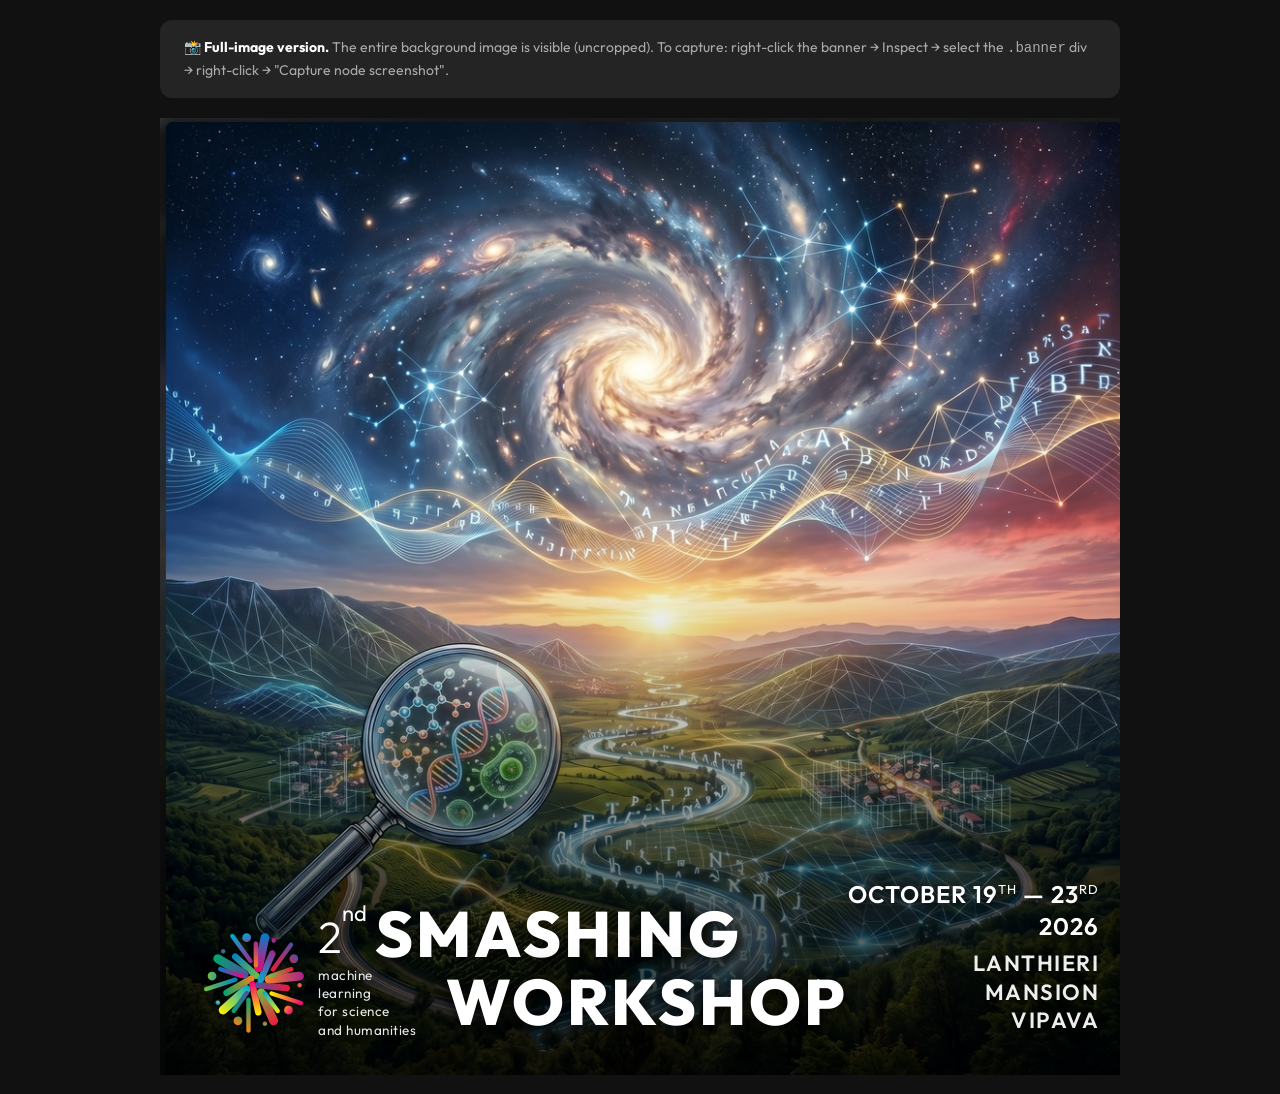
<file: banner-compose.html>
<!DOCTYPE html>
<html lang="en">
<head>
<meta charset="UTF-8">
<meta name="viewport" content="width=device-width, initial-scale=1.0">
<title>SMASHING Workshop Banner Composer — Full Image</title>
<link href="https://fonts.googleapis.com/css2?family=Outfit:wght@300;400;500;600;700;800;900&display=swap" rel="stylesheet">
<style>
  * { margin: 0; padding: 0; box-sizing: border-box; }
  
  body {
    background: #111;
    display: flex;
    flex-direction: column;
    align-items: center;
    justify-content: center;
    min-height: 100vh;
    font-family: 'Outfit', sans-serif;
    color: white;
    padding: 20px;
  }

  .instructions {
    max-width: 960px;
    margin-bottom: 20px;
    padding: 16px 24px;
    background: rgba(255,255,255,0.08);
    border-radius: 12px;
    font-size: 14px;
    color: #aaa;
    line-height: 1.6;
  }
  .instructions strong { color: #fff; }

  /* === BANNER CONTAINER — full image visible === */
  .banner {
    position: relative;
    width: 960px;
    /* Let the height be driven by the image's natural aspect ratio */
    overflow: hidden;
    background: #000;
  }

  /* Background image — full, uncropped */
  .banner-bg {
    display: block;
    width: 100%;
    height: auto;
  }

  /* Dark gradient overlay — only at the bottom to keep top clear */
  .banner-gradient {
    position: absolute;
    inset: 0;
    background: linear-gradient(
      to bottom,
      rgba(0,0,0,0.0) 0%,
      rgba(0,0,0,0.0) 45%,
      rgba(0,0,0,0.10) 55%,
      rgba(0,0,0,0.35) 70%,
      rgba(0,0,0,0.60) 85%,
      rgba(0,0,0,0.75) 100%
    );
    pointer-events: none;
  }

  /* === TEXT OVERLAY LAYOUT === */
  .banner-content {
    position: absolute;
    left: 0; right: 0; bottom: 0;
    display: flex;
    align-items: flex-end;
    justify-content: space-between;
    padding: 0 48px 36px 44px;
  }

  /* Left block: logo + edition + title + subtitle */
  .left-block {
    display: flex;
    align-items: flex-end;
    gap: 14px;
  }

  /* SMASH Logo */
  .smash-logo {
    width: 100px;
    height: 100px;
    flex-shrink: 0;
    margin-bottom: 6px;
    filter: drop-shadow(0 2px 8px rgba(0,0,0,0.5));
  }

  /* Title area */
  .title-area {
    display: flex;
    flex-direction: column;
  }

  .title-row {
    display: flex;
    align-items: baseline;
    gap: 8px;
    line-height: 1;
  }

  .edition {
    font-size: 44px;
    font-weight: 300;
    color: white;
    text-shadow: 0 2px 10px rgba(0,0,0,0.8), 0 0 25px rgba(0,0,0,0.5);
    position: relative;
    top: -4px;
  }
  .edition sup {
    font-size: 22px;
    font-weight: 400;
    position: relative;
    top: -16px;
  }

  .main-title {
    font-size: 64px;
    font-weight: 800;
    color: white;
    letter-spacing: 3px;
    text-shadow: 0 3px 12px rgba(0,0,0,0.8), 0 0 35px rgba(0,0,0,0.5);
    line-height: 1;
    text-transform: uppercase;
  }

  .main-title-line2 {
    font-size: 64px;
    font-weight: 800;
    color: white;
    letter-spacing: 3px;
    text-shadow: 0 3px 12px rgba(0,0,0,0.8), 0 0 35px rgba(0,0,0,0.5);
    line-height: 1;
    text-transform: uppercase;
    margin-top: 4px;
  }

  .subtitle {
    font-size: 13.5px;
    font-weight: 400;
    color: rgba(255,255,255,0.9);
    text-shadow: 0 1px 8px rgba(0,0,0,0.9);
    letter-spacing: 0.5px;
    line-height: 1.35;
    display: flex;
    flex-direction: column;
    margin-right: 10px;
    min-width: 110px;
    align-self: center;
  }

  /* Right block: date + location */
  .right-block {
    text-align: right;
    flex-shrink: 0;
    margin-bottom: 4px;
  }

  .event-date {
    font-size: 24px;
    font-weight: 600;
    color: white;
    text-shadow: 0 2px 10px rgba(0,0,0,0.8);
    letter-spacing: 1px;
    line-height: 1.2;
    text-transform: uppercase;
  }
  .event-date sup {
    font-size: 13px;
    font-weight: 400;
  }

  .event-year {
    font-size: 24px;
    font-weight: 600;
    color: white;
    text-shadow: 0 2px 10px rgba(0,0,0,0.8);
    letter-spacing: 1px;
    margin-top: 2px;
  }

  .event-location {
    font-size: 22px;
    font-weight: 600;
    color: rgba(255,255,255,0.93);
    text-shadow: 0 2px 10px rgba(0,0,0,0.8);
    letter-spacing: 1.5px;
    line-height: 1.3;
    margin-top: 8px;
    text-transform: uppercase;
  }
</style>
</head>
<body>

<div class="instructions">
  <strong>📸 Full-image version.</strong> The entire background image is visible (uncropped). 
  To capture: right-click the banner → Inspect → select the <code>.banner</code> div → right-click → "Capture node screenshot".
</div>

<!-- ==================== BANNER ==================== -->
<div class="banner" id="banner">

  <!-- Background Image — full, natural aspect ratio -->
  <img src="banner-bg.jpg" alt="" class="banner-bg">

  <!-- Dark gradient for text legibility at bottom -->
  <div class="banner-gradient"></div>

  <!-- Text Content Overlay -->
  <div class="banner-content">

    <!-- LEFT: Logo + Title -->
    <div class="left-block">
      
      <!-- SMASH Official Logo -->
      <img src="star.388fa6d4d861.svg" alt="SMASH Logo" class="smash-logo">

      <div class="title-area">
        <div class="title-row">
          <span class="edition">2<sup>nd</sup></span>
          <span class="main-title">SMASHING</span>
        </div>
        <div class="title-row">
          <span class="subtitle">
            <span>machine learning</span>
            <span>for science</span>
            <span>and humanities</span>
          </span>
          <span class="main-title-line2">WORKSHOP</span>
        </div>
      </div>
    </div>

    <!-- RIGHT: Date + Location -->
    <div class="right-block">
      <div class="event-date">OCTOBER 19<sup>th</sup> — 23<sup>rd</sup></div>
      <div class="event-year">2026</div>
      <div class="event-location">
        LANTHIERI<br>
        MANSION<br>
        VIPAVA
      </div>
    </div>

  </div>
</div>

</body>
</html>
</file>
